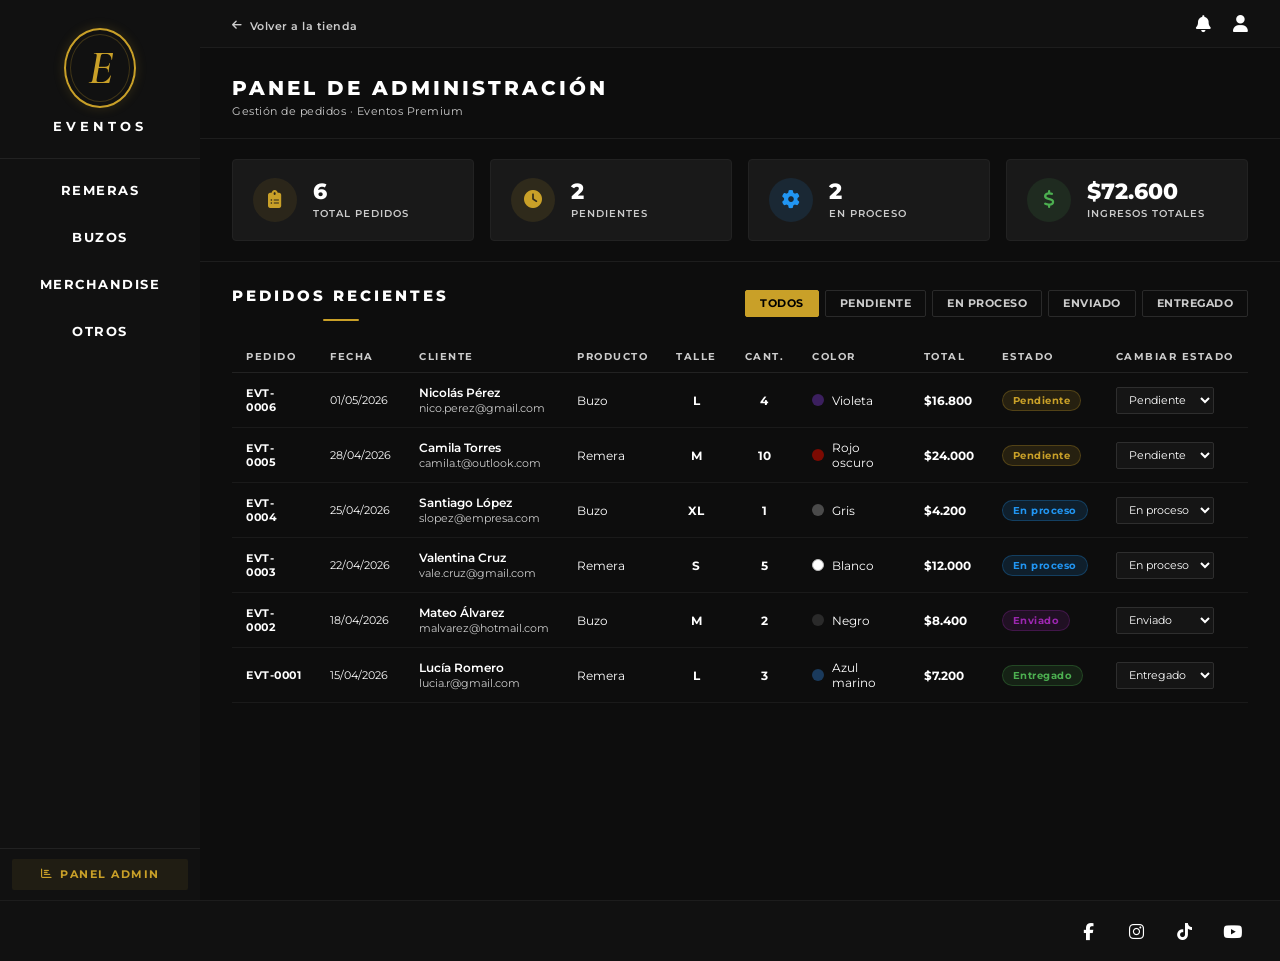
<file: admin.html>
<!DOCTYPE html>
<html lang="es">
<head>
    <meta charset="UTF-8">
    <meta name="viewport" content="width=device-width, initial-scale=1.0">
    <title>Eventos - Admin</title>
    <link rel="preconnect" href="https://fonts.googleapis.com">
    <link rel="preconnect" href="https://fonts.gstatic.com" crossorigin>
    <link href="https://fonts.googleapis.com/css2?family=Cormorant+Garamond:ital,wght@1,600&family=Montserrat:wght@400;600;700;800&display=swap" rel="stylesheet">
    <link rel="stylesheet" href="https://cdnjs.cloudflare.com/ajax/libs/font-awesome/6.5.0/css/all.min.css">
    <link rel="stylesheet" href="style.css">
</head>
<body>
    <div class="page-wrapper">

        <!-- ===== SIDEBAR ===== -->
        <aside class="sidebar">
            <div class="logo">
                <div class="logo-oval">
                    <span class="logo-letter">E</span>
                </div>
                <span class="logo-brand">EVENTOS</span>
            </div>
            <nav class="nav-menu">
                <a href="index.html" class="nav-item">REMERAS</a>
                <a href="index.html" class="nav-item">BUZOS</a>
                <a href="index.html" class="nav-item">MERCHANDISE</a>
                <a href="index.html" class="nav-item">OTROS</a>
            </nav>
            <div class="nav-admin-wrap">
                <a href="admin.html" class="nav-admin-link nav-admin-link--active">
                    <i class="fas fa-chart-bar"></i> Panel Admin
                </a>
            </div>
        </aside>

        <!-- ===== MAIN CONTENT ===== -->
        <div class="content">

            <!-- Top Bar -->
            <header class="top-bar" style="justify-content:space-between">
                <div class="admin-breadcrumb">
                    <a href="index.html" class="breadcrumb-link">
                        <i class="fas fa-arrow-left"></i> Volver a la tienda
                    </a>
                </div>
                <div class="top-icons">
                    <i class="fas fa-bell" title="Notificaciones"></i>
                    <i class="fas fa-user" title="Perfil"></i>
                </div>
            </header>

            <!-- Admin header -->
            <div class="admin-header">
                <div>
                    <h2 class="admin-page-title">PANEL DE ADMINISTRACIÓN</h2>
                    <p class="admin-page-sub">Gestión de pedidos &middot; Eventos Premium</p>
                </div>
            </div>

            <!-- Stats -->
            <div class="stats-row" id="stats-row"></div>

            <!-- Orders -->
            <div class="orders-section">
                <div class="orders-header">
                    <h3 class="section-title" style="margin-bottom:0">PEDIDOS RECIENTES</h3>
                    <div class="filter-tabs" id="filter-tabs">
                        <button class="filter-tab active" data-filter="all">Todos</button>
                        <button class="filter-tab" data-filter="pendiente">Pendiente</button>
                        <button class="filter-tab" data-filter="en_proceso">En proceso</button>
                        <button class="filter-tab" data-filter="enviado">Enviado</button>
                        <button class="filter-tab" data-filter="entregado">Entregado</button>
                    </div>
                </div>

                <div class="table-wrap">
                    <table class="orders-table" id="orders-table">
                        <thead>
                            <tr>
                                <th>PEDIDO</th>
                                <th>FECHA</th>
                                <th>CLIENTE</th>
                                <th>PRODUCTO</th>
                                <th>TALLE</th>
                                <th>CANT.</th>
                                <th>COLOR</th>
                                <th>TOTAL</th>
                                <th>ESTADO</th>
                                <th>CAMBIAR ESTADO</th>
                            </tr>
                        </thead>
                        <tbody id="orders-tbody"></tbody>
                    </table>
                </div>
            </div>

        </div>
    </div>

    <!-- Footer -->
    <footer>
        <div class="social-links">
            <a href="#" aria-label="Facebook"><i class="fab fa-facebook-f"></i></a>
            <a href="#" aria-label="Instagram"><i class="fab fa-instagram"></i></a>
            <a href="#" aria-label="TikTok"><i class="fab fa-tiktok"></i></a>
            <a href="#" aria-label="YouTube"><i class="fab fa-youtube"></i></a>
        </div>
    </footer>

    <script>
        // ============================================================
        //  Fake seed data (historical orders)
        // ============================================================
        const FAKE_ORDERS = [
            {
                id: 'EVT-0006', date: '2026-05-01',
                customer: 'Nicolás Pérez', email: 'nico.perez@gmail.com',
                product: 'Buzo', colorHex: '#3b1f5e', colorName: 'Violeta',
                size: 'L', qty: 4, notes: 'Logo en el pecho, sin capucha si es posible',
                status: 'pendiente', total: 16800
            },
            {
                id: 'EVT-0005', date: '2026-04-28',
                customer: 'Camila Torres', email: 'camila.t@outlook.com',
                product: 'Remera', colorHex: '#7c0a02', colorName: 'Rojo oscuro',
                size: 'M', qty: 10, notes: 'Para festival de música — diseño en serigrafía',
                status: 'pendiente', total: 24000
            },
            {
                id: 'EVT-0004', date: '2026-04-25',
                customer: 'Santiago López', email: 'slopez@empresa.com',
                product: 'Buzo', colorHex: '#4a4a4a', colorName: 'Gris',
                size: 'XL', qty: 1, notes: '',
                status: 'en_proceso', total: 4200
            },
            {
                id: 'EVT-0003', date: '2026-04-22',
                customer: 'Valentina Cruz', email: 'vale.cruz@gmail.com',
                product: 'Remera', colorHex: '#ffffff', colorName: 'Blanco',
                size: 'S', qty: 5, notes: 'Diseño minimalista, sin texto',
                status: 'en_proceso', total: 12000
            },
            {
                id: 'EVT-0002', date: '2026-04-18',
                customer: 'Mateo Álvarez', email: 'malvarez@hotmail.com',
                product: 'Buzo', colorHex: '#2a2a2a', colorName: 'Negro',
                size: 'M', qty: 2, notes: '',
                status: 'enviado', total: 8400
            },
            {
                id: 'EVT-0001', date: '2026-04-15',
                customer: 'Lucía Romero', email: 'lucia.r@gmail.com',
                product: 'Remera', colorHex: '#1a3a5c', colorName: 'Azul marino',
                size: 'L', qty: 3, notes: 'Bordar nombre en el cuello',
                status: 'entregado', total: 7200
            },
        ];

        // ============================================================
        //  Status config
        // ============================================================
        const STATUS_CFG = {
            pendiente:  { label: 'Pendiente',  color: '#c9a028' },
            en_proceso: { label: 'En proceso', color: '#2196f3' },
            enviado:    { label: 'Enviado',    color: '#9c27b0' },
            entregado:  { label: 'Entregado',  color: '#4caf50' },
        };

        // ============================================================
        //  Helpers
        // ============================================================
        function getOrders() {
            const stored   = JSON.parse(localStorage.getItem('eventos_orders') || '[]');
            const storedIds = new Set(stored.map(o => o.id));
            // Real/new orders first, then fake seed orders not overridden
            return [...stored, ...FAKE_ORDERS.filter(f => !storedIds.has(f.id))];
        }

        function updateOrderStatus(id, newStatus) {
            let stored = JSON.parse(localStorage.getItem('eventos_orders') || '[]');
            const idx  = stored.findIndex(o => o.id === id);
            if (idx >= 0) {
                stored[idx].status = newStatus;
            } else {
                // First time a fake order is modified — copy it into localStorage
                const fake = FAKE_ORDERS.find(f => f.id === id);
                if (fake) stored.push({ ...fake, status: newStatus });
            }
            localStorage.setItem('eventos_orders', JSON.stringify(stored));
        }

        function formatDate(d) {
            const [y, m, day] = d.split('-');
            return `${day}/${m}/${y}`;
        }

        function formatMoney(n) {
            return '$' + n.toLocaleString('es-AR');
        }

        // ============================================================
        //  Render
        // ============================================================
        let currentFilter = 'all';

        function renderStats(orders) {
            const total     = orders.length;
            const pending   = orders.filter(o => o.status === 'pendiente').length;
            const inProcess = orders.filter(o => o.status === 'en_proceso').length;
            const revenue   = orders.reduce((s, o) => s + o.total, 0);

            document.getElementById('stats-row').innerHTML = `
                <div class="stat-card">
                    <div class="stat-icon"><i class="fas fa-clipboard-list"></i></div>
                    <div class="stat-info">
                        <div class="stat-value">${total}</div>
                        <div class="stat-label">Total pedidos</div>
                    </div>
                </div>
                <div class="stat-card">
                    <div class="stat-icon stat-icon--yellow"><i class="fas fa-clock"></i></div>
                    <div class="stat-info">
                        <div class="stat-value">${pending}</div>
                        <div class="stat-label">Pendientes</div>
                    </div>
                </div>
                <div class="stat-card">
                    <div class="stat-icon stat-icon--blue"><i class="fas fa-cog"></i></div>
                    <div class="stat-info">
                        <div class="stat-value">${inProcess}</div>
                        <div class="stat-label">En proceso</div>
                    </div>
                </div>
                <div class="stat-card">
                    <div class="stat-icon stat-icon--green"><i class="fas fa-dollar-sign"></i></div>
                    <div class="stat-info">
                        <div class="stat-value">${formatMoney(revenue)}</div>
                        <div class="stat-label">Ingresos totales</div>
                    </div>
                </div>
            `;
        }

        function renderTable(orders) {
            const filtered = currentFilter === 'all'
                ? orders
                : orders.filter(o => o.status === currentFilter);

            const tbody = document.getElementById('orders-tbody');

            if (filtered.length === 0) {
                tbody.innerHTML = `<tr><td colspan="10" class="table-empty">No hay pedidos con este estado.</td></tr>`;
                return;
            }

            tbody.innerHTML = filtered.map(o => {
                const s = STATUS_CFG[o.status] || STATUS_CFG.pendiente;
                const dotBorder = o.colorHex === '#ffffff' ? 'border:1px solid #bbb;' : '';
                const notesCell = o.notes
                    ? `<i class="fas fa-comment-alt notes-icon" title="${o.notes.replace(/"/g, '&quot;')}"></i>`
                    : '—';
                return `
                    <tr>
                        <td class="order-id">${o.id}</td>
                        <td class="order-date">${formatDate(o.date)}</td>
                        <td>
                            <div class="customer-name">${o.customer}</div>
                            <div class="customer-email">${o.email}</div>
                        </td>
                        <td>${o.product}</td>
                        <td class="order-size">${o.size}</td>
                        <td class="order-qty">${o.qty}</td>
                        <td>
                            <div class="color-cell">
                                <span class="color-dot-sm" style="background:${o.colorHex};${dotBorder}"></span>
                                ${o.colorName}
                            </div>
                        </td>
                        <td class="order-total">${formatMoney(o.total)}</td>
                        <td>
                            <span class="status-badge"
                                style="background:${s.color}22;color:${s.color};border-color:${s.color}44">
                                ${s.label}
                            </span>
                        </td>
                        <td>
                            <select class="status-select" data-id="${o.id}">
                                <option value="pendiente"  ${o.status === 'pendiente'  ? 'selected' : ''}>Pendiente</option>
                                <option value="en_proceso" ${o.status === 'en_proceso' ? 'selected' : ''}>En proceso</option>
                                <option value="enviado"    ${o.status === 'enviado'    ? 'selected' : ''}>Enviado</option>
                                <option value="entregado"  ${o.status === 'entregado'  ? 'selected' : ''}>Entregado</option>
                            </select>
                        </td>
                    </tr>
                `;
            }).join('');
        }

        // ============================================================
        //  Init
        // ============================================================
        document.addEventListener('DOMContentLoaded', () => {
            let orders = getOrders();
            renderStats(orders);
            renderTable(orders);

            // Filter tabs
            document.querySelectorAll('.filter-tab').forEach(btn => {
                btn.addEventListener('click', function () {
                    document.querySelectorAll('.filter-tab').forEach(b => b.classList.remove('active'));
                    this.classList.add('active');
                    currentFilter = this.dataset.filter;
                    renderTable(getOrders());
                });
            });

            // Status change via event delegation
            document.getElementById('orders-tbody').addEventListener('change', (e) => {
                if (!e.target.classList.contains('status-select')) return;
                const id        = e.target.dataset.id;
                const newStatus = e.target.value;
                updateOrderStatus(id, newStatus);
                const updated = getOrders();
                renderStats(updated);
                renderTable(updated);
            });
        });
    </script>
</body>
</html>
</file>
<file: style.css>
/* ========================================
   RESET & BASE
   ======================================== */
*, *::before, *::after {
    margin: 0;
    padding: 0;
    box-sizing: border-box;
}

:root {
    --gold:       #c9a028;
    --gold-light: #d4af37;
    --bg:         #0d0d0d;
    --bg-card:    #191919;
    --bg-dark:    #111111;
    --text:       #ffffff;
    --text-muted: #cccccc;
    --sidebar-w:  200px;
}

body {
    background-color: var(--bg);
    color: var(--text);
    font-family: 'Montserrat', Arial, sans-serif;
    min-height: 100vh;
    overflow-x: hidden;
}

/* ========================================
   PAGE LAYOUT
   ======================================== */
.page-wrapper {
    display: flex;
    min-height: calc(100vh - 56px);
}

/* ========================================
   SIDEBAR
   ======================================== */
.sidebar {
    width: var(--sidebar-w);
    background-color: var(--bg-dark);
    display: flex;
    flex-direction: column;
    align-items: center;
    flex-shrink: 0;
    position: sticky;
    top: 0;
    height: 100vh;
}

/* Logo */
.logo {
    display: flex;
    flex-direction: column;
    align-items: center;
    padding: 28px 16px 24px;
    width: 100%;
    border-bottom: 1px solid #222;
}

.logo-oval {
    width: 72px;
    height: 80px;
    border: 2px solid var(--gold);
    border-radius: 50%;
    display: flex;
    align-items: center;
    justify-content: center;
    position: relative;
    box-shadow: 0 0 12px rgba(201, 160, 40, 0.18);
}

/* Decorative inner glow ring */
.logo-oval::after {
    content: '';
    position: absolute;
    inset: 4px;
    border: 1px solid rgba(201, 160, 40, 0.25);
    border-radius: 50%;
}

.logo-letter {
    font-family: 'Cormorant Garamond', Georgia, serif;
    font-style: italic;
    font-weight: 600;
    font-size: 48px;
    line-height: 1;
    color: var(--gold);
    position: relative;
    z-index: 1;
}

.logo-brand {
    margin-top: 10px;
    font-size: 13px;
    letter-spacing: 4px;
    font-weight: 700;
    color: var(--text);
    text-transform: uppercase;
}

/* Navigation */
.nav-menu {
    display: flex;
    flex-direction: column;
    width: 100%;
    margin-top: 8px;
}

.nav-item {
    display: block;
    text-decoration: none;
    color: var(--text);
    padding: 16px 20px;
    text-align: center;
    font-size: 12.5px;
    letter-spacing: 1.5px;
    font-weight: 700;
    transition: background-color 0.2s, color 0.2s;
    text-transform: uppercase;
}

.nav-item.active {
    background-color: var(--gold);
    color: #000;
}

.nav-item:hover:not(.active) {
    background-color: #1e1e1e;
}

/* ========================================
   MAIN CONTENT
   ======================================== */
.content {
    flex: 1;
    display: flex;
    flex-direction: column;
    min-width: 0;
}

/* ========================================
   TOP BAR
   ======================================== */
.top-bar {
    display: flex;
    justify-content: flex-end;
    align-items: center;
    padding: 14px 32px;
    background-color: var(--bg-dark);
    border-bottom: 1px solid #1d1d1d;
}

.top-icons {
    display: flex;
    align-items: center;
    gap: 22px;
    font-size: 17px;
    color: var(--text);
}

.top-icons i {
    cursor: pointer;
    transition: color 0.2s;
}

.top-icons i:hover {
    color: var(--gold);
}

.cart-wrap {
    position: relative;
    cursor: pointer;
}

.cart-wrap:hover i {
    color: var(--gold);
}

.cart-count {
    position: absolute;
    top: -8px;
    right: -9px;
    background-color: var(--gold);
    color: #000;
    font-size: 9px;
    font-weight: 800;
    width: 16px;
    height: 16px;
    border-radius: 50%;
    display: flex;
    align-items: center;
    justify-content: center;
    line-height: 1;
}

/* ========================================
   HERO CAROUSEL
   ======================================== */
.hero-carousel {
    position: relative;
    height: 480px;
    overflow: hidden;
    flex-shrink: 0;
}

.hero-slides {
    position: absolute;
    inset: 0;
}

.hero-slide {
    position: absolute;
    inset: 0;
    background-size: cover;
    background-position: center;
    opacity: 0;
    transition: opacity 1.2s ease;
}

.hero-slide.active {
    opacity: 1;
}

.hero-overlay {
    position: absolute;
    inset: 0;
    background: linear-gradient(
        100deg,
        rgba(0,0,0,0.82) 0%,
        rgba(0,0,0,0.45) 55%,
        rgba(13,13,13,0.55) 100%
    );
    z-index: 1;
}

.hero-content {
    position: relative;
    z-index: 2;
    height: 100%;
    display: flex;
    flex-direction: column;
    justify-content: center;
    padding: 0 64px;
    max-width: 680px;
}

.hero-eyebrow {
    font-size: 10px;
    font-weight: 700;
    letter-spacing: 5px;
    color: var(--gold);
    text-transform: uppercase;
    margin-bottom: 16px;
    opacity: 0.9;
}

.hero-title {
    font-size: 42px;
    font-weight: 800;
    line-height: 1.1;
    color: #fff;
    text-transform: uppercase;
    letter-spacing: 1px;
    margin-bottom: 18px;
}

.hero-sub {
    font-size: 13px;
    line-height: 1.75;
    color: rgba(255,255,255,0.72);
    margin-bottom: 32px;
    max-width: 480px;
}

.hero-cta-row {
    display: flex;
    gap: 12px;
    flex-wrap: wrap;
}

.hero-cta-btn {
    display: inline-flex;
    align-items: center;
    background: var(--gold);
    color: #000;
    font-family: 'Montserrat', sans-serif;
    font-size: 11px;
    font-weight: 800;
    letter-spacing: 2px;
    text-transform: uppercase;
    padding: 13px 28px;
    border: 2px solid var(--gold);
    border-radius: 2px;
    cursor: pointer;
    transition: background 0.2s, color 0.2s;
}

.hero-cta-btn:hover {
    background: transparent;
    color: var(--gold);
}

.hero-cta-btn--outline {
    background: transparent;
    color: #fff;
    border-color: rgba(255,255,255,0.45);
}

.hero-cta-btn--outline:hover {
    border-color: var(--gold);
    color: var(--gold);
    background: transparent;
}

.hero-nav-dots {
    position: absolute;
    bottom: 22px;
    left: 0;
    right: 0;
    display: flex;
    justify-content: center;
    gap: 8px;
    z-index: 3;
}

.hero-dot {
    width: 28px;
    height: 3px;
    background: rgba(255,255,255,0.3);
    border-radius: 2px;
    cursor: pointer;
    border: none;
    padding: 0;
    transition: background 0.25s, width 0.3s;
}

.hero-dot.active {
    background: var(--gold);
    width: 48px;
}

.gold {
    color: var(--gold);
}

/* ========================================
   ABOUT BOX
   ======================================== */
.about-box {
    background-color: var(--bg-card);
    margin: 0 36px 56px;
    padding: 44px 64px;
    text-align: center;
    border-top: 2px solid var(--gold);
}

.about-title {
    font-size: 15px;
    font-weight: 800;
    letter-spacing: 2px;
    text-transform: uppercase;
    margin-bottom: 16px;
    color: var(--text);
}

.about-box p {
    font-size: 12.5px;
    line-height: 1.8;
    color: var(--text-muted);
    margin-bottom: 5px;
}

.about-box a {
    color: var(--gold);
    text-decoration: none;
    font-weight: 600;
}

.about-box a:hover {
    text-decoration: underline;
}

/* ========================================
   SECTION TITLES
   ======================================== */
.section-title {
    font-size: 15px;
    font-weight: 800;
    letter-spacing: 3px;
    text-align: center;
    text-transform: uppercase;
    margin-bottom: 32px;
    color: var(--text);
    position: relative;
    padding-bottom: 16px;
}

.section-title::after {
    content: '';
    position: absolute;
    bottom: 0;
    left: 50%;
    transform: translateX(-50%);
    width: 36px;
    height: 2px;
    background: var(--gold);
    border-radius: 1px;
}

/* ========================================
   GALLERY SECTION
   ======================================== */
.section-gallery {
    padding: 56px 36px 40px;
}

/* ========================================
   PRODUCTS SECTION
   ======================================== */
.section-products {
    padding: 0 36px 64px;
}

/* ========================================
   SHARED CAROUSEL STYLES
   ======================================== */
.carousel-wrapper {
    display: flex;
    align-items: center;
    gap: 8px;
}

.carousel-viewport {
    flex: 1;
    overflow: hidden;
    min-width: 0;
}

.carousel-track {
    display: flex;
    gap: 10px;
    transition: transform 0.35s ease;
    will-change: transform;
}

/* Arrow buttons */
.arrow-btn {
    background: transparent;
    border: 1px solid #444;
    color: var(--text);
    width: 32px;
    height: 32px;
    border-radius: 2px;
    cursor: pointer;
    font-size: 22px;
    line-height: 1;
    display: flex;
    align-items: center;
    justify-content: center;
    flex-shrink: 0;
    transition: border-color 0.2s, color 0.2s;
    padding-bottom: 2px;
}

.arrow-btn:hover {
    border-color: var(--gold);
    color: var(--gold);
}

/* Dot indicators */
.carousel-dots {
    display: flex;
    justify-content: center;
    gap: 8px;
    margin-top: 14px;
}

.dot {
    width: 30px;
    height: 4px;
    background-color: #444;
    cursor: pointer;
    border-radius: 2px;
    transition: background-color 0.2s;
}

.dot.active {
    background-color: var(--gold);
}

/* ========================================
   GALLERY CARDS
   ======================================== */
.gallery-card {
    flex: 0 0 calc(20% - 8px);
    min-width: 0;
    overflow: hidden;
}

.gallery-card img {
    width: 100%;
    height: 180px;
    object-fit: cover;
    display: block;
    transition: transform 0.45s ease;
}

.gallery-card:hover img {
    transform: scale(1.06);
}

.gallery-card span {
    display: block;
    text-align: center;
    padding: 8px 4px 4px;
    font-size: 11.5px;
    font-weight: 600;
    color: var(--gold);
    letter-spacing: 0.5px;
}

/* ========================================
   PRODUCT CARDS
   ======================================== */
.product-card {
    flex: 0 0 calc(14.285% - 9px);
    min-width: 0;
    background-color: var(--bg-card);
    overflow: hidden;
}

.product-card img {
    width: 100%;
    height: 200px;
    object-fit: cover;
    display: block;
    transition: transform 0.45s ease;
}

.product-card:hover img {
    transform: scale(1.07);
}

/* ========================================
   FOOTER
   ======================================== */
footer {
    background-color: var(--bg-dark);
    padding: 14px 32px;
    border-top: 1px solid #1d1d1d;
    display: flex;
    justify-content: flex-end;
}

.social-links {
    display: flex;
    gap: 16px;
    align-items: center;
}

.social-links a {
    color: var(--text);
    font-size: 17px;
    text-decoration: none;
    transition: color 0.2s;
    width: 32px;
    height: 32px;
    display: flex;
    align-items: center;
    justify-content: center;
}

.social-links a:hover {
    color: var(--gold);
}

/* ========================================
   UTILITY
   ======================================== */
.hidden {
    display: none !important;
}

/* ========================================
   DESIGNER VIEW
   ======================================== */
#designer-view {
    flex: 1;
    display: flex;
    flex-direction: column;
    padding: 0 0 36px;
}

.designer-header {
    text-align: center;
    padding: 32px 40px 20px;
    border-bottom: 1px solid #1d1d1d;
}

.designer-title {
    font-size: 22px;
    font-weight: 800;
    letter-spacing: 3px;
    text-transform: uppercase;
    margin-bottom: 6px;
    color: var(--text);
}

.designer-subtitle {
    font-size: 12px;
    color: var(--text-muted);
    letter-spacing: 0.5px;
}

.designer-body {
    display: flex;
    flex: 1;
    gap: 0;
    min-height: 0;
}

/* ---- Preview panel (left) ---- */
.designer-preview-panel {
    flex: 0 0 58%;
    display: flex;
    flex-direction: column;
    align-items: center;
    justify-content: center;
    padding: 32px 24px 16px;
    background-color: var(--bg);
    border-right: 1px solid #1d1d1d;
}

.garment-stage {
    position: relative;
    width: 340px;
    max-width: 100%;
    user-select: none;
}

.garment-svg {
    width: 100%;
    height: auto;
    display: block;
    filter: drop-shadow(0 8px 32px rgba(0,0,0,0.7));
}

.garment-hint {
    margin-top: 14px;
    font-size: 11px;
    color: #555;
    letter-spacing: 0.5px;
    display: flex;
    align-items: center;
    gap: 6px;
}

/* Design overlay image */
#design-overlay {
    position: absolute;
    cursor: grab;
    touch-action: none;
    transform-origin: center center;
    border: 1.5px dashed rgba(201,160,40,0.5);
    border-radius: 2px;
    transition: border-color 0.15s;
}

#design-overlay:hover {
    border-color: var(--gold);
}

#design-overlay.dragging {
    cursor: grabbing;
    border-color: var(--gold);
}

/* ---- Controls panel (right) ---- */
.designer-controls-panel {
    flex: 1;
    display: flex;
    flex-direction: column;
    gap: 22px;
    padding: 28px 28px 24px;
    background-color: var(--bg-card);
    overflow-y: auto;
}

/* Upload zone */
.upload-zone {
    border: 2px dashed #3a3a3a;
    border-radius: 6px;
    padding: 28px 20px;
    display: flex;
    flex-direction: column;
    align-items: center;
    gap: 8px;
    cursor: pointer;
    transition: border-color 0.2s, background-color 0.2s;
}

.upload-zone:hover,
.upload-zone.dragover {
    border-color: var(--gold);
    background-color: rgba(201,160,40,0.04);
}

.upload-icon {
    font-size: 30px;
    color: var(--gold);
}

.upload-label {
    font-size: 13px;
    font-weight: 700;
    letter-spacing: 1px;
    color: var(--text);
}

.upload-hint {
    font-size: 10.5px;
    color: var(--text-muted);
    text-align: center;
}

.btn-upload {
    margin-top: 6px;
    background-color: transparent;
    border: 1px solid var(--gold);
    color: var(--gold);
    padding: 8px 22px;
    font-family: 'Montserrat', sans-serif;
    font-size: 11px;
    font-weight: 700;
    letter-spacing: 1.5px;
    text-transform: uppercase;
    cursor: pointer;
    border-radius: 2px;
    transition: background-color 0.2s, color 0.2s;
}

.btn-upload:hover {
    background-color: var(--gold);
    color: #000;
}

.uploaded-filename {
    font-size: 11.5px;
    color: #6abf69;
    display: flex;
    align-items: center;
    gap: 6px;
    margin-top: -10px;
}

/* Control groups */
.control-group {
    display: flex;
    flex-direction: column;
    gap: 10px;
}

.control-label {
    font-size: 10.5px;
    font-weight: 700;
    letter-spacing: 2px;
    color: var(--text-muted);
    text-transform: uppercase;
}

/* Color swatches */
.color-swatches {
    display: flex;
    flex-wrap: wrap;
    gap: 10px;
}

.swatch {
    width: 30px;
    height: 30px;
    border-radius: 50%;
    border: 2px solid transparent;
    cursor: pointer;
    transition: border-color 0.15s, transform 0.15s;
    outline: none;
}

.swatch:hover {
    transform: scale(1.15);
}

.swatch.active {
    border-color: var(--gold);
    box-shadow: 0 0 0 2px rgba(201,160,40,0.35);
    transform: scale(1.12);
}

/* Gold slider */
.slider-row {
    display: flex;
    align-items: center;
    gap: 10px;
}

.slider-icon {
    font-size: 13px;
    color: var(--text-muted);
    flex-shrink: 0;
}

.gold-slider {
    flex: 1;
    -webkit-appearance: none;
    appearance: none;
    height: 4px;
    background: #333;
    border-radius: 2px;
    outline: none;
    cursor: pointer;
}

.gold-slider::-webkit-slider-thumb {
    -webkit-appearance: none;
    width: 16px;
    height: 16px;
    border-radius: 50%;
    background: var(--gold);
    cursor: pointer;
    border: none;
    box-shadow: 0 0 4px rgba(201,160,40,0.5);
}

.gold-slider::-moz-range-thumb {
    width: 16px;
    height: 16px;
    border-radius: 50%;
    background: var(--gold);
    cursor: pointer;
    border: none;
    box-shadow: 0 0 4px rgba(201,160,40,0.5);
}

/* Action buttons */
.designer-actions {
    display: flex;
    flex-direction: column;
    gap: 10px;
    margin-top: auto;
}

.btn-reset {
    background: transparent;
    border: 1px solid #555;
    color: var(--text-muted);
    padding: 10px;
    font-family: 'Montserrat', sans-serif;
    font-size: 11px;
    font-weight: 700;
    letter-spacing: 1.5px;
    text-transform: uppercase;
    cursor: pointer;
    border-radius: 2px;
    transition: border-color 0.2s, color 0.2s;
    display: flex;
    align-items: center;
    justify-content: center;
    gap: 8px;
}

.btn-reset:hover {
    border-color: #c0392b;
    color: #c0392b;
}

.btn-order {
    background-color: var(--gold);
    border: none;
    color: #000;
    padding: 12px;
    font-family: 'Montserrat', sans-serif;
    font-size: 12px;
    font-weight: 800;
    letter-spacing: 2px;
    text-transform: uppercase;
    cursor: pointer;
    border-radius: 2px;
    transition: background-color 0.2s;
    display: flex;
    align-items: center;
    justify-content: center;
    gap: 8px;
}

.btn-order:hover {
    background-color: var(--gold-light);
}

/* Tip box */
.designer-tip {
    background-color: rgba(201,160,40,0.07);
    border-left: 3px solid var(--gold);
    padding: 10px 14px;
    border-radius: 0 4px 4px 0;
    font-size: 10.5px;
    color: var(--text-muted);
    display: flex;
    align-items: flex-start;
    gap: 8px;
    line-height: 1.5;
}

.designer-tip i {
    color: var(--gold);
    margin-top: 1px;
    flex-shrink: 0;
}

/* ========================================
   SIDEBAR ADMIN LINK
   ======================================== */
.nav-admin-wrap {
    margin-top: auto;
    width: 100%;
    padding: 10px 12px;
    border-top: 1px solid #222;
}

.nav-admin-link {
    display: flex;
    align-items: center;
    justify-content: center;
    gap: 7px;
    text-decoration: none;
    color: #666;
    font-size: 10.5px;
    font-weight: 700;
    letter-spacing: 1.5px;
    text-transform: uppercase;
    padding: 9px;
    border-radius: 2px;
    transition: color 0.2s, background 0.2s;
}

.nav-admin-link:hover,
.nav-admin-link--active {
    color: var(--gold);
    background: rgba(201,160,40,0.08);
}

/* ========================================
   CHECKOUT MODAL
   ======================================== */
.modal-overlay {
    position: fixed;
    inset: 0;
    background: rgba(0,0,0,0.78);
    z-index: 1000;
    display: flex;
    align-items: center;
    justify-content: center;
    padding: 20px;
    backdrop-filter: blur(2px);
}

.modal-card {
    background: var(--bg-card);
    border: 1px solid #2a2a2a;
    border-radius: 4px;
    width: 100%;
    max-width: 560px;
    max-height: 90vh;
    overflow-y: auto;
    padding: 28px 32px;
}

.modal-header {
    display: flex;
    align-items: center;
    justify-content: space-between;
    margin-bottom: 20px;
    padding-bottom: 16px;
    border-bottom: 1px solid #222;
}

.modal-title {
    font-size: 15px;
    font-weight: 800;
    letter-spacing: 2px;
    color: var(--text);
}

.modal-close {
    background: transparent;
    border: none;
    color: var(--text-muted);
    font-size: 16px;
    cursor: pointer;
    padding: 4px 8px;
    border-radius: 2px;
    transition: color 0.2s;
}

.modal-close:hover { color: var(--text); }

/* Checkout summary bar */
.checkout-summary {
    display: flex;
    align-items: center;
    gap: 14px;
    background: #1a1a1a;
    border: 1px solid #2a2a2a;
    border-radius: 4px;
    padding: 14px 16px;
    margin-bottom: 20px;
}

.checkout-product-icon {
    width: 40px;
    height: 40px;
    background: rgba(201,160,40,0.1);
    border: 1px solid rgba(201,160,40,0.3);
    border-radius: 50%;
    display: flex;
    align-items: center;
    justify-content: center;
    color: var(--gold);
    font-size: 16px;
    flex-shrink: 0;
}

.checkout-product-info { flex: 1; }

.checkout-product-name {
    font-size: 13px;
    font-weight: 700;
    color: var(--text);
    margin-bottom: 4px;
}

.checkout-product-color {
    font-size: 11px;
    color: var(--text-muted);
    display: flex;
    align-items: center;
    gap: 6px;
}

.color-dot-sm {
    display: inline-block;
    width: 12px;
    height: 12px;
    border-radius: 50%;
    flex-shrink: 0;
}

.checkout-unit-price {
    font-size: 13px;
    font-weight: 700;
    color: var(--gold);
    white-space: nowrap;
}

/* Form */
.form-row {
    display: flex;
    gap: 14px;
    margin-bottom: 14px;
}

.form-group {
    flex: 1;
    display: flex;
    flex-direction: column;
    gap: 6px;
    margin-bottom: 14px;
}

.form-group--sm { flex: 0 0 120px; }
.form-row .form-group { margin-bottom: 0; }
.form-group:last-child { margin-bottom: 0; }

.form-label {
    font-size: 10px;
    font-weight: 700;
    letter-spacing: 1.5px;
    color: var(--text-muted);
    text-transform: uppercase;
}

.form-input {
    background: #151515;
    border: 1px solid #2e2e2e;
    border-radius: 3px;
    color: var(--text);
    padding: 9px 12px;
    font-family: 'Montserrat', sans-serif;
    font-size: 12px;
    outline: none;
    transition: border-color 0.2s;
    width: 100%;
}

.form-input:focus { border-color: var(--gold); }
.form-input.input-error { border-color: #c0392b; }

.form-textarea {
    resize: vertical;
    min-height: 62px;
}

/* Size chips */
.size-chips {
    display: flex;
    gap: 6px;
    flex-wrap: wrap;
}

.size-chip {
    background: #151515;
    border: 1px solid #333;
    color: var(--text-muted);
    padding: 6px 10px;
    font-family: 'Montserrat', sans-serif;
    font-size: 11px;
    font-weight: 700;
    cursor: pointer;
    border-radius: 2px;
    transition: border-color 0.15s, color 0.15s, background 0.15s;
}

.size-chip:hover { border-color: var(--gold); color: var(--gold); }

.size-chip.active {
    background: var(--gold);
    border-color: var(--gold);
    color: #000;
}

/* Qty control */
.qty-control {
    display: flex;
    align-items: center;
    border: 1px solid #2e2e2e;
    border-radius: 3px;
    overflow: hidden;
    height: 38px;
}

.qty-btn {
    background: #151515;
    border: none;
    color: var(--text);
    width: 34px;
    height: 100%;
    font-size: 18px;
    cursor: pointer;
    transition: background 0.15s;
    display: flex;
    align-items: center;
    justify-content: center;
    flex-shrink: 0;
}

.qty-btn:hover { background: #2a2a2a; }

.qty-value {
    flex: 1;
    text-align: center;
    font-size: 14px;
    font-weight: 700;
    color: var(--text);
    min-width: 36px;
    user-select: none;
}

/* Total row */
.checkout-total-row {
    display: flex;
    align-items: center;
    justify-content: space-between;
    padding: 14px 0;
    border-top: 1px solid #222;
    border-bottom: 1px solid #222;
    margin: 16px 0;
}

.total-label {
    font-size: 10px;
    font-weight: 700;
    letter-spacing: 2px;
    color: var(--text-muted);
    text-transform: uppercase;
}

.total-value {
    font-size: 20px;
    font-weight: 800;
    color: var(--gold);
}

/* Form action buttons */
.form-actions { display: flex; gap: 10px; }

.btn-form-cancel {
    flex: 1;
    background: transparent;
    border: 1px solid #444;
    color: var(--text-muted);
    padding: 11px;
    font-family: 'Montserrat', sans-serif;
    font-size: 11px;
    font-weight: 700;
    letter-spacing: 1.5px;
    text-transform: uppercase;
    cursor: pointer;
    border-radius: 2px;
    transition: border-color 0.2s, color 0.2s;
}

.btn-form-cancel:hover { border-color: #666; color: var(--text); }

.btn-form-confirm {
    flex: 2;
    background: var(--gold);
    border: none;
    color: #000;
    padding: 11px;
    font-family: 'Montserrat', sans-serif;
    font-size: 11px;
    font-weight: 800;
    letter-spacing: 2px;
    text-transform: uppercase;
    cursor: pointer;
    border-radius: 2px;
    transition: background 0.2s;
    display: flex;
    align-items: center;
    justify-content: center;
    gap: 8px;
}

.btn-form-confirm:hover { background: var(--gold-light); }

/* Success step */
.success-content {
    display: flex;
    flex-direction: column;
    align-items: center;
    text-align: center;
    padding: 20px 0;
    gap: 12px;
}

.success-icon {
    font-size: 58px;
    color: #4caf50;
    line-height: 1;
}

.success-title {
    font-size: 20px;
    font-weight: 800;
    letter-spacing: 2px;
    color: var(--text);
}

.success-order-id {
    font-size: 13px;
    font-weight: 700;
    color: var(--gold);
    letter-spacing: 1px;
}

.success-message {
    font-size: 12.5px;
    color: var(--text-muted);
    line-height: 1.6;
    max-width: 340px;
}

/* ========================================
   ADMIN PANEL
   ======================================== */
.admin-header {
    display: flex;
    align-items: center;
    justify-content: space-between;
    padding: 28px 32px 20px;
    border-bottom: 1px solid #1d1d1d;
}

.admin-page-title {
    font-size: 20px;
    font-weight: 800;
    letter-spacing: 3px;
    text-transform: uppercase;
    color: var(--text);
    margin-bottom: 4px;
}

.admin-page-sub {
    font-size: 11px;
    color: var(--text-muted);
    letter-spacing: 0.5px;
}

/* Stats cards */
.stats-row {
    display: flex;
    gap: 16px;
    padding: 20px 32px;
    border-bottom: 1px solid #1d1d1d;
}

.stat-card {
    flex: 1;
    background: var(--bg-card);
    border: 1px solid #222;
    border-radius: 4px;
    padding: 18px 20px;
    display: flex;
    align-items: center;
    gap: 16px;
}

.stat-icon {
    width: 44px;
    height: 44px;
    border-radius: 50%;
    display: flex;
    align-items: center;
    justify-content: center;
    font-size: 18px;
    flex-shrink: 0;
    background: rgba(201,160,40,0.1);
    color: var(--gold);
}

.stat-icon--yellow { background: rgba(201,160,40,0.12); color: var(--gold); }
.stat-icon--blue   { background: rgba(33,150,243,0.12); color: #2196f3; }
.stat-icon--green  { background: rgba(76,175,80,0.12);  color: #4caf50; }

.stat-value {
    font-size: 22px;
    font-weight: 800;
    color: var(--text);
    line-height: 1;
    margin-bottom: 4px;
}

.stat-label {
    font-size: 10px;
    font-weight: 600;
    letter-spacing: 1px;
    color: var(--text-muted);
    text-transform: uppercase;
}

/* Orders section */
.orders-section {
    padding: 24px 32px;
    flex: 1;
}

.orders-header {
    display: flex;
    align-items: center;
    justify-content: space-between;
    margin-bottom: 20px;
    flex-wrap: wrap;
    gap: 12px;
}

.filter-tabs { display: flex; gap: 6px; flex-wrap: wrap; }

.filter-tab {
    background: transparent;
    border: 1px solid #2a2a2a;
    color: var(--text-muted);
    padding: 6px 14px;
    font-family: 'Montserrat', sans-serif;
    font-size: 10.5px;
    font-weight: 700;
    letter-spacing: 0.5px;
    cursor: pointer;
    border-radius: 2px;
    transition: border-color 0.15s, color 0.15s, background 0.15s;
    text-transform: uppercase;
}

.filter-tab:hover { border-color: #555; color: var(--text); }
.filter-tab.active { background: var(--gold); border-color: var(--gold); color: #000; }

/* Table */
.table-wrap { overflow-x: auto; }

.orders-table {
    width: 100%;
    border-collapse: collapse;
    font-size: 12px;
}

.orders-table th {
    text-align: left;
    padding: 10px 14px;
    font-size: 9.5px;
    font-weight: 700;
    letter-spacing: 1.5px;
    color: var(--text-muted);
    text-transform: uppercase;
    border-bottom: 1px solid #222;
    white-space: nowrap;
}

.orders-table td {
    padding: 12px 14px;
    border-bottom: 1px solid #1a1a1a;
    vertical-align: middle;
    color: var(--text);
}

.orders-table tr:hover td { background: rgba(255,255,255,0.02); }

.order-id { font-weight: 700; color: var(--gold); font-size: 11px; letter-spacing: 0.5px; }
.order-date { color: var(--text-muted); font-size: 11px; }
.customer-name { font-weight: 600; margin-bottom: 2px; }
.customer-email { font-size: 10.5px; color: var(--text-muted); }
.order-size { font-weight: 700; text-align: center; }
.order-qty  { text-align: center; font-weight: 700; }
.order-total { font-weight: 700; color: var(--gold); }

.color-cell {
    display: flex;
    align-items: center;
    gap: 8px;
}

.status-badge {
    display: inline-block;
    padding: 3px 10px;
    border-radius: 20px;
    font-size: 10px;
    font-weight: 700;
    letter-spacing: 0.5px;
    border: 1px solid transparent;
    white-space: nowrap;
}

.status-select {
    background: #151515;
    border: 1px solid #2e2e2e;
    color: var(--text);
    padding: 5px 8px;
    font-family: 'Montserrat', sans-serif;
    font-size: 10.5px;
    cursor: pointer;
    border-radius: 2px;
    outline: none;
    transition: border-color 0.15s;
}

.status-select:hover,
.status-select:focus { border-color: var(--gold); }

.table-empty {
    text-align: center;
    padding: 40px;
    color: var(--text-muted);
    font-size: 12px;
}

/* Admin breadcrumb */
.admin-breadcrumb { flex: 1; }

.breadcrumb-link {
    color: var(--text-muted);
    text-decoration: none;
    font-size: 11px;
    font-weight: 600;
    letter-spacing: 0.5px;
    display: inline-flex;
    align-items: center;
    gap: 7px;
    transition: color 0.2s;
}

.breadcrumb-link:hover { color: var(--gold); }

/* Notes tooltip */
.notes-icon {
    color: #555;
    cursor: default;
}

.notes-icon[title]:hover { color: var(--gold); }

/* ========================================
   MOBILE HEADER (hidden on desktop)
   ======================================== */
.mobile-header {
    display: none;
}

.mobile-drawer {
    display: none;
}

/* ========================================
   RESPONSIVE — ≤ 600px
   ======================================== */
@media (max-width: 600px) {

    /* --- Mobile header --- */
    .mobile-header {
        display: flex;
        align-items: center;
        justify-content: space-between;
        position: fixed;
        top: 0; left: 0; right: 0;
        height: 56px;
        background: var(--bg-dark);
        border-bottom: 1px solid #222;
        padding: 0 16px;
        z-index: 300;
    }

    .mobile-logo {
        display: flex;
        align-items: center;
        gap: 10px;
        text-decoration: none;
    }

    .mobile-logo-oval {
        width: 34px;
        height: 38px;
        border: 2px solid var(--gold);
        border-radius: 50%;
        display: flex;
        align-items: center;
        justify-content: center;
        flex-shrink: 0;
    }

    .mobile-logo-letter {
        font-family: 'Cormorant Garamond', Georgia, serif;
        font-style: italic;
        font-weight: 600;
        font-size: 22px;
        color: var(--gold);
        line-height: 1;
    }

    .mobile-logo-brand {
        font-size: 11px;
        letter-spacing: 4px;
        font-weight: 700;
        color: var(--text);
        text-transform: uppercase;
    }

    .mobile-header-right {
        display: flex;
        align-items: center;
        gap: 18px;
    }

    /* Hamburger button */
    .hamburger {
        display: flex;
        flex-direction: column;
        justify-content: center;
        gap: 5px;
        width: 32px;
        height: 32px;
        background: transparent;
        border: none;
        cursor: pointer;
        padding: 4px;
        flex-shrink: 0;
    }

    .hamburger span {
        display: block;
        width: 22px;
        height: 2px;
        background: var(--text);
        border-radius: 1px;
        transition: transform 0.3s ease, opacity 0.3s ease, background 0.2s;
        transform-origin: center;
    }

    .hamburger.active span:nth-child(1) {
        transform: translateY(7px) rotate(45deg);
        background: var(--gold);
    }

    .hamburger.active span:nth-child(2) {
        opacity: 0;
    }

    .hamburger.active span:nth-child(3) {
        transform: translateY(-7px) rotate(-45deg);
        background: var(--gold);
    }

    /* Mobile nav drawer */
    .mobile-drawer {
        display: flex;
        flex-direction: column;
        position: fixed;
        top: 56px; left: 0; right: 0;
        background: var(--bg-dark);
        z-index: 299;
        max-height: 0;
        overflow: hidden;
        transition: max-height 0.38s ease, box-shadow 0.3s;
        border-bottom: 1px solid transparent;
    }

    .mobile-drawer.open {
        max-height: 420px;
        box-shadow: 0 12px 32px rgba(0,0,0,0.6);
        border-bottom-color: #222;
    }

    .mobile-drawer-item {
        display: block;
        text-decoration: none;
        color: var(--text);
        padding: 15px 24px;
        font-size: 12px;
        font-weight: 700;
        letter-spacing: 2px;
        text-transform: uppercase;
        border-bottom: 1px solid #1a1a1a;
        transition: background 0.15s, color 0.15s;
    }

    .mobile-drawer-item.active {
        color: var(--gold);
        background: rgba(201, 160, 40, 0.07);
        border-left: 3px solid var(--gold);
        padding-left: 21px;
    }

    .mobile-drawer-item:hover:not(.active) {
        background: #1a1a1a;
    }

    .mobile-drawer-admin {
        color: #666;
        font-size: 11px;
        letter-spacing: 1.5px;
        display: flex;
        align-items: center;
        gap: 8px;
        padding: 14px 24px;
        border-bottom: none;
    }

    .mobile-drawer-admin:hover {
        color: var(--gold);
        background: #1a1a1a;
    }

    /* --- Hide desktop sidebar & top-bar --- */
    .sidebar {
        display: none !important;
    }

    .top-bar {
        display: none;
    }

    /* --- Page layout --- */
    .page-wrapper {
        padding-top: 56px;
    }

    .content {
        width: 100%;
    }

    /* --- Hero --- */
    .hero-carousel {
        height: 380px;
    }

    .hero-content {
        padding: 0 22px;
        max-width: 100%;
        justify-content: flex-end;
        padding-bottom: 52px;
    }

    .hero-eyebrow {
        font-size: 9px;
        letter-spacing: 3px;
        margin-bottom: 10px;
    }

    .hero-title {
        font-size: 30px;
        margin-bottom: 12px;
    }

    .hero-sub {
        font-size: 12px;
        margin-bottom: 22px;
    }

    .hero-cta-row {
        flex-direction: column;
        gap: 10px;
    }

    .hero-cta-btn {
        width: 100%;
        justify-content: center;
        padding: 12px 20px;
    }

    /* --- About --- */
    .about-box {
        margin: 0 0 40px;
        padding: 32px 22px;
        border-top: none;
        border-left: 3px solid var(--gold);
        text-align: left;
    }

    .about-title {
        text-align: left;
    }

    /* --- Section titles --- */
    .section-title {
        font-size: 13px;
        letter-spacing: 2px;
        margin-bottom: 22px;
    }

    .section-title::after {
        width: 28px;
    }

    /* --- Gallery --- */
    .section-gallery {
        padding: 40px 12px 32px;
    }

    .gallery-card {
        flex: 0 0 calc(50% - 5px);
    }

    .gallery-card img {
        height: 130px;
    }

    /* --- Products --- */
    .section-products {
        padding: 0 12px 48px;
    }

    .product-card {
        flex: 0 0 calc(33.333% - 7px);
    }

    .product-card img {
        height: 130px;
    }

    .arrow-btn {
        width: 28px;
        height: 28px;
        font-size: 18px;
    }

    /* --- Designer view on mobile --- */
    .designer-body {
        flex-direction: column;
    }

    .designer-preview-panel {
        flex: none;
        padding: 20px 16px 8px;
        border-right: none;
        border-bottom: 1px solid #1d1d1d;
    }

    .garment-stage {
        width: 240px;
    }

    .designer-controls-panel {
        padding: 20px 16px;
    }

    /* --- Checkout modal --- */
    .modal-card {
        padding: 20px 18px;
    }

    .form-row {
        flex-direction: column;
        gap: 0;
    }

    .form-group--sm {
        flex: none;
    }
}

/* ========================================
   SCROLL-REVEAL ANIMATIONS
   ======================================== */
@keyframes revealUp {
    from { opacity: 0; transform: translateY(40px); }
    to   { opacity: 1; transform: translateY(0); }
}

.reveal {
    opacity: 0;
    transform: translateY(40px);
    transition: opacity 0.75s ease, transform 0.75s ease;
}

.reveal.revealed {
    opacity: 1;
    transform: none;
}

/* Stagger sibling reveals */
.reveal:nth-of-type(2) { transition-delay: 0.1s; }
.reveal:nth-of-type(3) { transition-delay: 0.2s; }

/* Hero content animates in on load */
.hero-eyebrow {
    animation: revealUp 0.8s ease both;
    animation-delay: 0.1s;
}

.hero-title {
    animation: revealUp 0.8s ease both;
    animation-delay: 0.25s;
}

.hero-sub {
    animation: revealUp 0.8s ease both;
    animation-delay: 0.4s;
}

.hero-cta-row {
    animation: revealUp 0.8s ease both;
    animation-delay: 0.55s;
}
</file>
